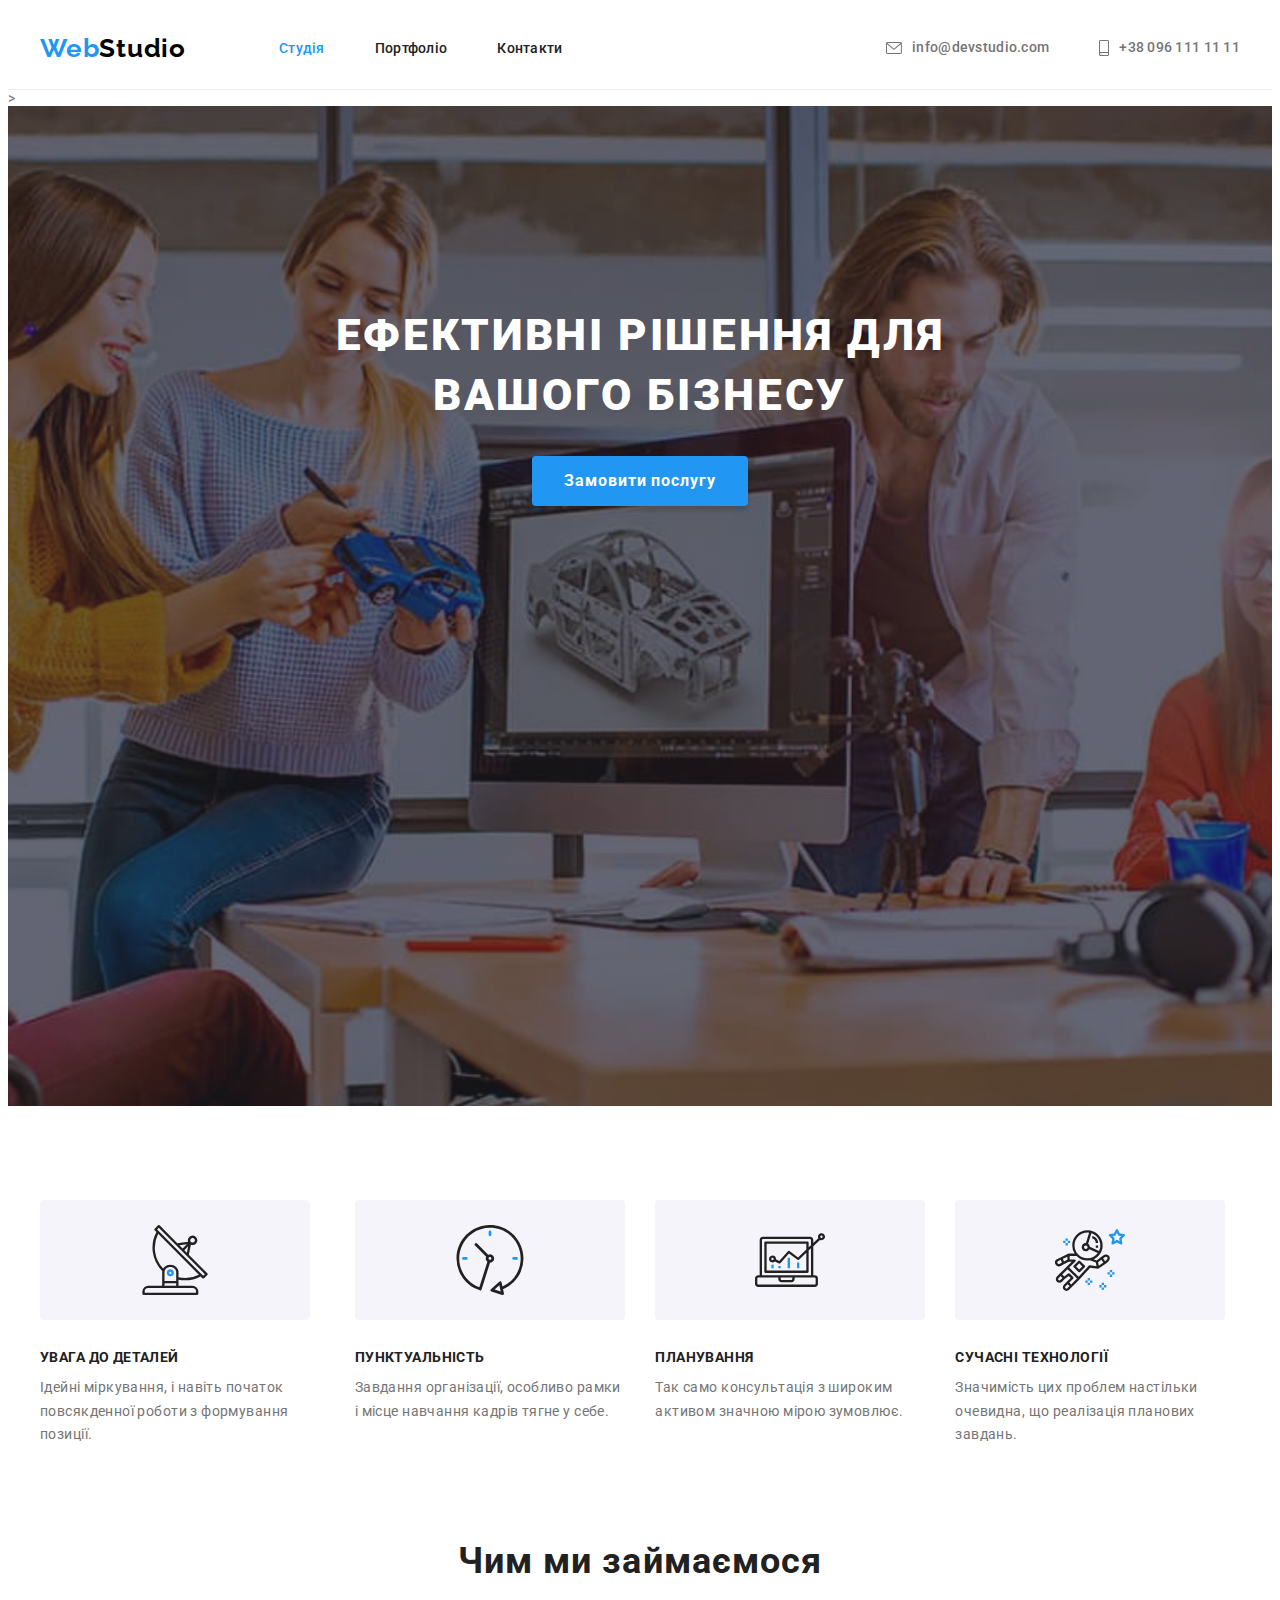
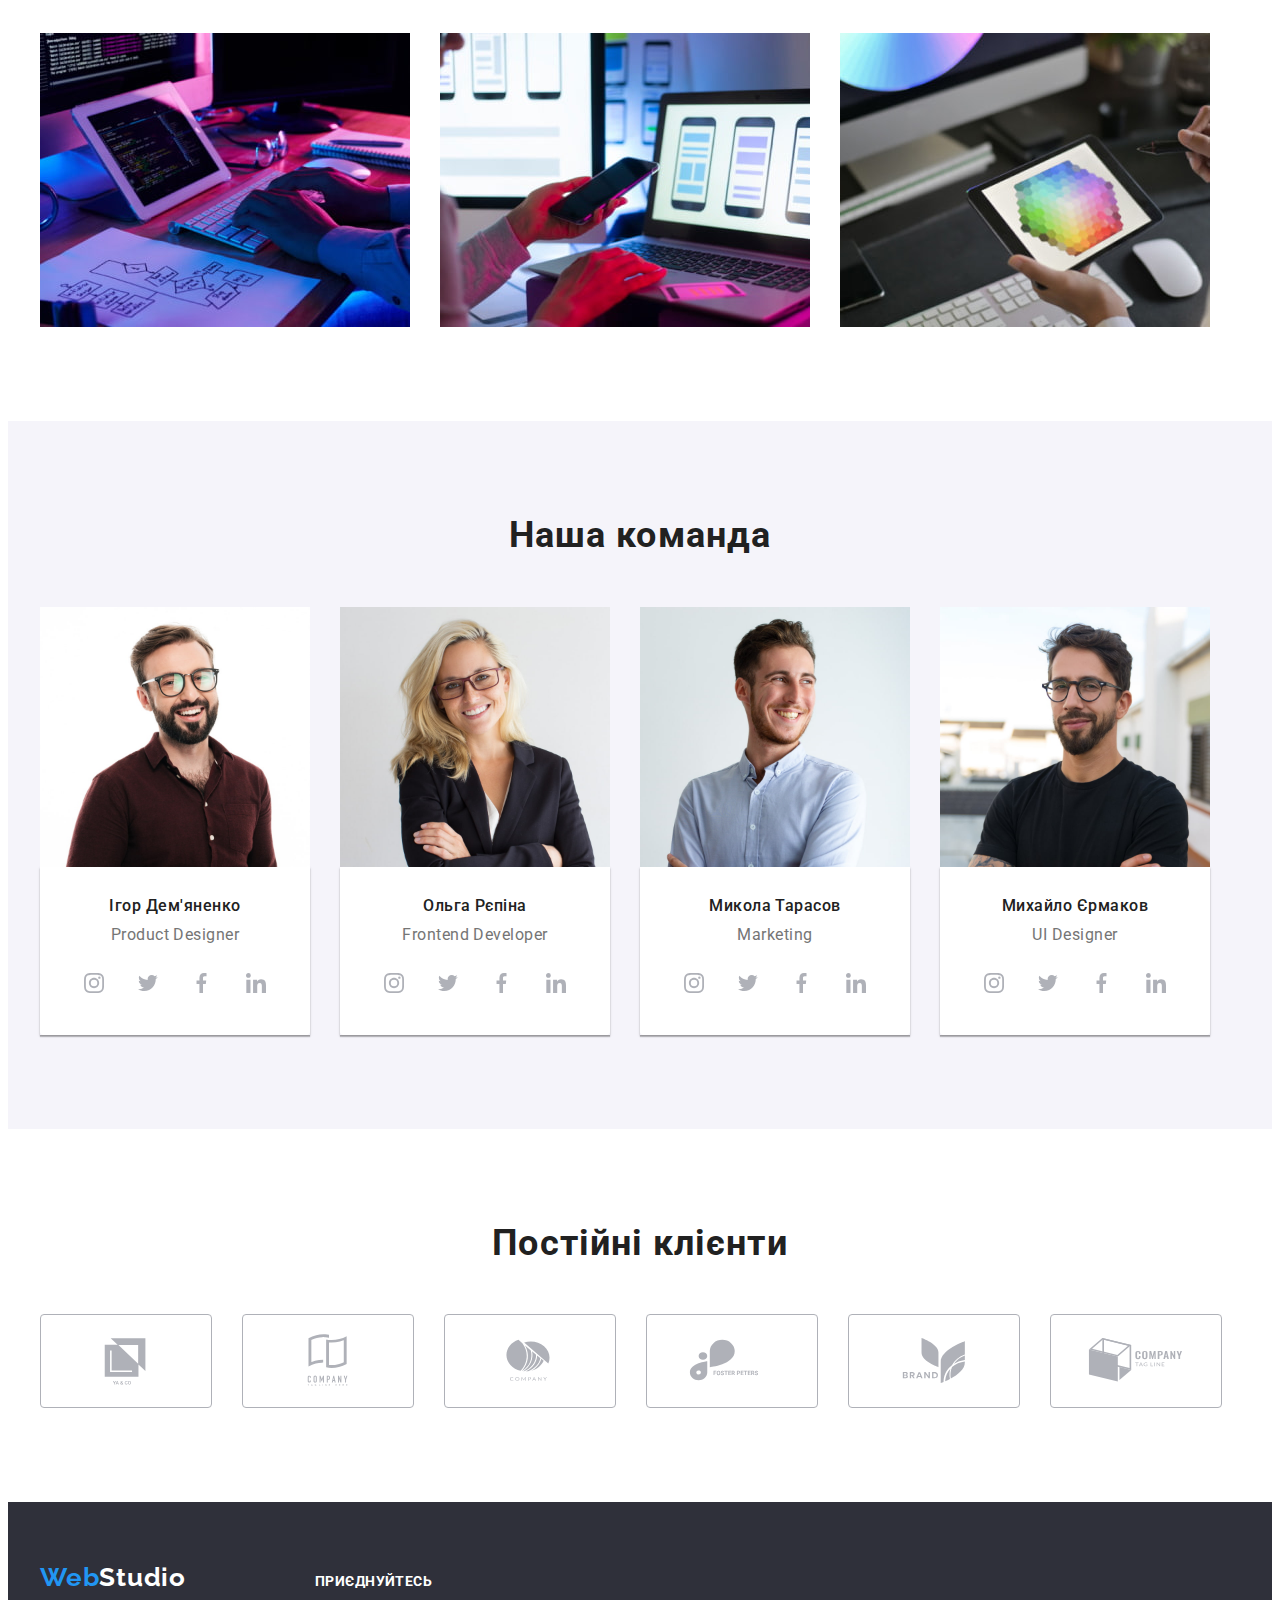
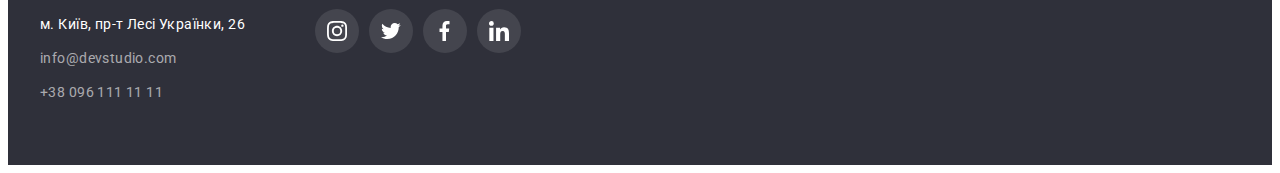
<file: index.html>
<!DOCTYPE html>
<html lang="uk">
  <head>
    <meta charset="UTF-8" />
    <meta http-equiv="X-UA-Compatible" content="IE=edge" />
    <meta name="viewport" content="width=device-width, initial-scale=1.0" />
    <title>Студія</title>
    <!-- Fonts -->
    <link rel="preconnect" href="https://fonts.googleapis.com" />
    <link rel="preconnect" href="https://fonts.gstatic.com" crossorigin />
    <link
      href="https://fonts.googleapis.com/css2?family=Raleway:wght@700&family=Roboto:wght@400;500;700;900&display=swap"
      rel="stylesheet"
    />
    <!-- Modern-Normalize -->
    <link
      rel="stylesheet"
      href="https://cdnjs.cloudflare.com/ajax/libs/modern-normalize/1.1.0/modern-normalize.min.css"
      integrity="sha512-wpPYUAdjBVSE4KJnH1VR1HeZfpl1ub8YT/NKx4PuQ5NmX2tKuGu6U/JRp5y+Y8XG2tV+wKQpNHVUX03MfMFn9Q=="
      crossorigin="anonymous"
      referrerpolicy="no-referrer"
    />
    <!-- CSS -->
    <link rel="stylesheet" href="./css/styles.css" />
  </head>

  <body>
    <!--"Шапка" сайту -->
    <header class="header">
      <!-- Головна навігація сайту -->
      <div class="container head-flex">
        <a class="link logo head-logo" href="/index.html" lang="en">Web<span class="header-logo">Studio</span> </a>
        <nav class="header-nav">
          <ul class="header-nav-list list">
            <li class="header-nav-item">
              <a class="header-nav-link link current" href="./index.html"> Студія </a>
            </li>
            <li class="header-nav-item">
              <a class="header-nav-link link" href="./portfolio.html"> Портфоліо </a>
            </li>
            <li class="header-nav-item">
              <a class="header-nav-link link" href="">Контакти</a>
            </li>
          </ul>
        </nav>
        <ul class="header-contacts-list list">
          <li class="header-contacts-item">
            <a class="header-contacts-link link" href="href=mailto:info@devstudio.com">
              <svg class="mail-icon" width="16" height="12">
                <use href="./images/icons.svg#icon-mail"></use>
              </svg>
              info@devstudio.com
            </a>
          </li>
          <li class="header-contacts-item">
            <a class="header-contacts-link link" href="tel:+380961111111">
              <svg class="phone-icon" width="10" height="16">
                <use href="./images/icons.svg#icon-smartphone"></use>
              </svg>
              +38 096 111 11 11
            </a>
          </li>
        </ul>
      </div>
    </header>
    <!-- Основна частина сайту -->
    <main>
      <!-- Секція "Герой" -->>
      <section class="hero overlay">
        <div class="container hero-container">
          <h1 class="hero-tittle">Ефективні рішення для вашого бізнесу</h1>
          <button class="hero-button" type="button">Замовити послугу</button>
        </div>
      </section>
      <!-- Розділ про філософію компанії -->
      <section class="features section">
        <div class="container">
          <h2 class="visually-hidden">Наша філософія</h2>
          <ul class="features-list list">
            <li class="features-item">
              <div class="thumb">
                <svg class="antenna-logo" width="70" height="70">
                  <use href="./images/icons.svg#icon-antenna"></use>
                </svg>
              </div>
              <h3 class="features-tittle">УВАГА ДО ДЕТАЛЕЙ</h3>
              <p class="features-text">Ідейні міркування, і навіть початок повсякденної роботи з формування позиції.</p>
            </li>
            <li class="features-item">
              <div class="thumb">
                <svg class="clock-logo" width="70" height="70">
                  <use href="./images/icons.svg#icon-clock"></use>
                </svg>
              </div>
              <h3 class="features-tittle">ПУНКТУАЛЬНІСТЬ</h3>
              <p class="features-text">Завдання організації, особливо рамки і місце навчання кадрів тягне у себе.</p>
            </li>
            <li class="features-item">
              <div class="thumb">
                <svg class="diagram-logo" width="70" height="70">
                  <use href="./images/icons.svg#icon-diagram"></use>
                </svg>
              </div>
              <h3 class="features-tittle">ПЛАНУВАННЯ</h3>
              <p class="features-text">Так само консультація з широким активом значною мірою зумовлює.</p>
            </li>
            <li class="features-item">
              <div class="thumb">
                <svg class="astronaut-logo" width="70" height="70">
                  <use href="./images/icons.svg#icon-astronaut"></use>
                </svg>
              </div>
              <h3 class="features-tittle">СУЧАСНІ ТЕХНОЛОГІЇ</h3>
              <p class="features-text">Значимість цих проблем настільки очевидна, що реалізація планових завдань.</p>
            </li>
          </ul>
        </div>
      </section>
      <!-- Секція "Чим ми займаємось" -->
      <section class="occupation section">
        <div class="container">
          <h2 class="occupation-tittle">Чим ми займаємося</h2>
          <ul class="occupation-list list">
            <li class="occupation-item">
              <img src="./images/occupation/planing.jpg" alt="Планування проекту" width="370" />
            </li>
            <li class="occupation-item">
              <img src="./images/occupation/crossplatform.jpg" alt="Кросплатформена розробка" width="370" />
            </li>
            <li class="occupation-item">
              <img src="./images/occupation/colorpicker.jpg" alt="Вибір кольору" width="370" />
            </li>
          </ul>
        </div>
      </section>
      <!-- Секція "Наша Команда" -->
      <section class="team section">
        <div class="container">
          <h2 class="team-tittle">Наша команда</h2>
          <ul class="team-list list">
            <li class="team-item">
              <img class="team-img" src="./images/team/igor.jpg" alt="Product Designer" width="270" lang="en" />
              <div class="team-card">
                <h3 class="team-subtittle">Ігор Дем'яненко</h3>
                <p class="team-text" lang="en">Product Designer</p>
                <ul class="social-list list">
                  <li class="social-item">
                    <a class="social-link" href="">
                      <svg class="social-icon" width="20" height="20">
                        <use href="./images/icons.svg#icon-instagram"></use>
                      </svg>
                    </a>
                  </li>
                  <li class="social-item">
                    <a class="social-link" href="">
                      <svg class="social-icon" width="20" height="20">
                        <use href="./images/icons.svg#icon-twitter"></use>
                      </svg>
                    </a>
                  </li>
                  <li class="social-item">
                    <a class="social-link" href="">
                      <svg class="social-icon" width="20" height="20">
                        <use href="./images/icons.svg#icon-facebook"></use>
                      </svg>
                    </a>
                  </li>
                  <li class="social-item">
                    <a class="social-link" href="">
                      <svg class="social-icon" width="20" height="20">
                        <use href="./images/icons.svg#icon-linkedin"></use>
                      </svg>
                    </a>
                  </li>
                </ul>
              </div>
            </li>
            <li class="team-item">
              <img class="team-img" src="./images/team/olga.jpg" alt="Frontend Developer" width="270" lang="en" />
              <div class="team-card">
                <h3 class="team-subtittle">Ольга Рєпіна</h3>
                <p class="team-text" lang="en">Frontend Developer</p>
                <ul class="social-list list">
                  <li class="social-item">
                    <a class="social-link" href="">
                      <svg class="social-icon" width="20" height="20">
                        <use href="./images/icons.svg#icon-instagram"></use>
                      </svg>
                    </a>
                  </li>
                  <li class="social-item">
                    <a class="social-link" href="">
                      <svg class="social-icon" width="20" height="20">
                        <use href="./images/icons.svg#icon-twitter"></use>
                      </svg>
                    </a>
                  </li>
                  <li class="social-item">
                    <a class="social-link" href="">
                      <svg class="social-icon" width="20" height="20">
                        <use href="./images/icons.svg#icon-facebook"></use>
                      </svg>
                    </a>
                  </li>
                  <li class="social-item">
                    <a class="social-link" href="">
                      <svg class="social-icon" width="20" height="20">
                        <use href="./images/icons.svg#icon-linkedin"></use>
                      </svg>
                    </a>
                  </li>
                </ul>
              </div>
            </li>
            <li class="team-item">
              <img class="team-img" src="./images/team/mykola.jpg" alt="Marketing" width="270" lang="en" />
              <div class="team-card">
                <h3 class="team-subtittle">Микола Тарасов</h3>
                <p class="team-text" lang="en">Marketing</p>
                <ul class="social-list list">
                  <li class="social-item">
                    <a class="social-link" href="">
                      <svg class="social-icon" width="20" height="20">
                        <use href="./images/icons.svg#icon-instagram"></use>
                      </svg>
                    </a>
                  </li>
                  <li class="social-item">
                    <a class="social-link" href="">
                      <svg class="social-icon" width="20" height="20">
                        <use href="./images/icons.svg#icon-twitter"></use>
                      </svg>
                    </a>
                  </li>
                  <li class="social-item">
                    <a class="social-link" href="">
                      <svg class="social-icon" width="20" height="20">
                        <use href="./images/icons.svg#icon-facebook"></use>
                      </svg>
                    </a>
                  </li>
                  <li class="social-item">
                    <a class="social-link" href="">
                      <svg class="social-icon" width="20" height="20">
                        <use href="./images/icons.svg#icon-linkedin"></use>
                      </svg>
                    </a>
                  </li>
                </ul>
              </div>
            </li>
            <li class="team-item">
              <img class="team-img" src="./images/team/mykhailo.jpg" alt="UI Designer" width="270" lang="en" />
              <div class="team-card">
                <h3 class="team-subtittle">Михайло Єрмаков</h3>
                <p class="team-text" lang="en">UI Designer</p>
                <ul class="social-list list">
                  <li class="social-item">
                    <a class="social-link" href="">
                      <svg class="social-icon" width="20" height="20">
                        <use href="./images/icons.svg#icon-instagram"></use>
                      </svg>
                    </a>
                  </li>
                  <li class="social-item">
                    <a class="social-link" href="">
                      <svg class="social-icon" width="20" height="20">
                        <use href="./images/icons.svg#icon-twitter"></use>
                      </svg>
                    </a>
                  </li>
                  <li class="social-item">
                    <a class="social-link" href="">
                      <svg class="social-icon" width="20" height="20">
                        <use href="./images/icons.svg#icon-facebook"></use>
                      </svg>
                    </a>
                  </li>
                  <li class="social-item">
                    <a class="social-link" href="">
                      <svg class="social-icon" width="20" height="20">
                        <use href="./images/icons.svg#icon-linkedin"></use>
                      </svg>
                    </a>
                  </li>
                </ul>
              </div>
            </li>
          </ul>
        </div>
      </section>
      <section class="clients section">
        <div class="container">
          <h2 class="clients-tittle">Постійні клієнти</h2>
          <ul class="clients-list list">
            <li class="clients-item">
              <a class="clients-link" href="">
                <svg class="clients-icon" width="106" height="60">
                  <use href="./images/icons.svg#icon-logo1"></use>
                </svg>
              </a>
            </li>
            <li class="clients-item">
              <a class="clients-link" href="">
                <svg class="clients-icon" width="106" height="60">
                  <use href="./images/icons.svg#icon-logo2"></use>
                </svg>
              </a>
            </li>
            <li class="clients-item">
              <a class="clients-link" href="">
                <svg class="clients-icon" width="106" height="60">
                  <use href="./images/icons.svg#icon-logo3"></use>
                </svg>
              </a>
            </li>
            <li class="clients-item">
              <a class="clients-link" href="">
                <svg class="clients-icon" width="106" height="60">
                  <use href="./images/icons.svg#icon-logo4"></use>
                </svg>
              </a>
            </li>
            <li class="clients-item">
              <a class="clients-link" href="">
                <svg class="clients-icon" width="106" height="60">
                  <use href="./images/icons.svg#icon-logo5"></use>
                </svg>
              </a>
            </li>
            <li class="clients-item">
              <a class="clients-link" href="">
                <svg class="clients-icon" width="106" height="60">
                  <use href="./images/icons.svg#icon-logo6"></use>
                </svg>
              </a>
            </li>
          </ul>
        </div>
      </section>
    </main>
    <!-- "Підвал" сайту -->
    <footer class="footer">
      <div class="container footer-flex">
        <div class="footer-address-logo">
          <a class="link logo foot-logo" href="./index.html" lang="en">Web<span class="footer-logo">Studio</span> </a>
          <!-- Секція з адресою -->
          <address class="footer-address">
            <ul class="footer-address-list list">
              <li class="footer-address-item">
                <a
                  class="footer-address-link footer-direction link"
                  href="https://goo.gl/maps/Eg2fYqvXCbxh66jt8"
                  target="_blank"
                  rel="noreferrer noopener"
                >
                  м. Київ, пр-т Лесі Українки, 26
                </a>
              </li>
              <li class="footer-address-item">
                <a class="footer-address-link link" href="mailto:info@devstudio.com"> info@devstudio.com </a>
              </li>
              <li class="footer-address-item">
                <a class="footer-address-link link" href="tel:+380961111111"> +38 096 111 11 11 </a>
              </li>
            </ul>
          </address>
        </div>
        <div class="footer-social">
          <p class="footer-h3">Приєднуйтесь</p>
          <ul class="footer-social-list list">
            <li class="footer-social-item">
              <a class="footer-social-link" href="">
                <svg class="footer-social-icon" width="20" height="20">
                  <use href="./images/icons.svg#icon-instagram"></use>
                </svg>
              </a>
            </li>
            <li class="footer-social-item">
              <a class="footer-social-link" href="">
                <svg class="footer-social-icon" width="20" height="20">
                  <use href="./images/icons.svg#icon-twitter"></use>
                </svg>
              </a>
            </li>
            <li class="footer-social-item">
              <a class="footer-social-link" href="">
                <svg class="footer-social-icon" width="20" height="20">
                  <use href="./images/icons.svg#icon-facebook"></use>
                </svg>
              </a>
            </li>
            <li class="footer-social-item">
              <a class="footer-social-link" href="">
                <svg class="footer-social-icon" width="20" height="20">
                  <use href="./images/icons.svg#icon-linkedin"></use>
                </svg>
              </a>
            </li>
          </ul>
        </div>
      </div>
    </footer>
  </body>
</html>
</file>
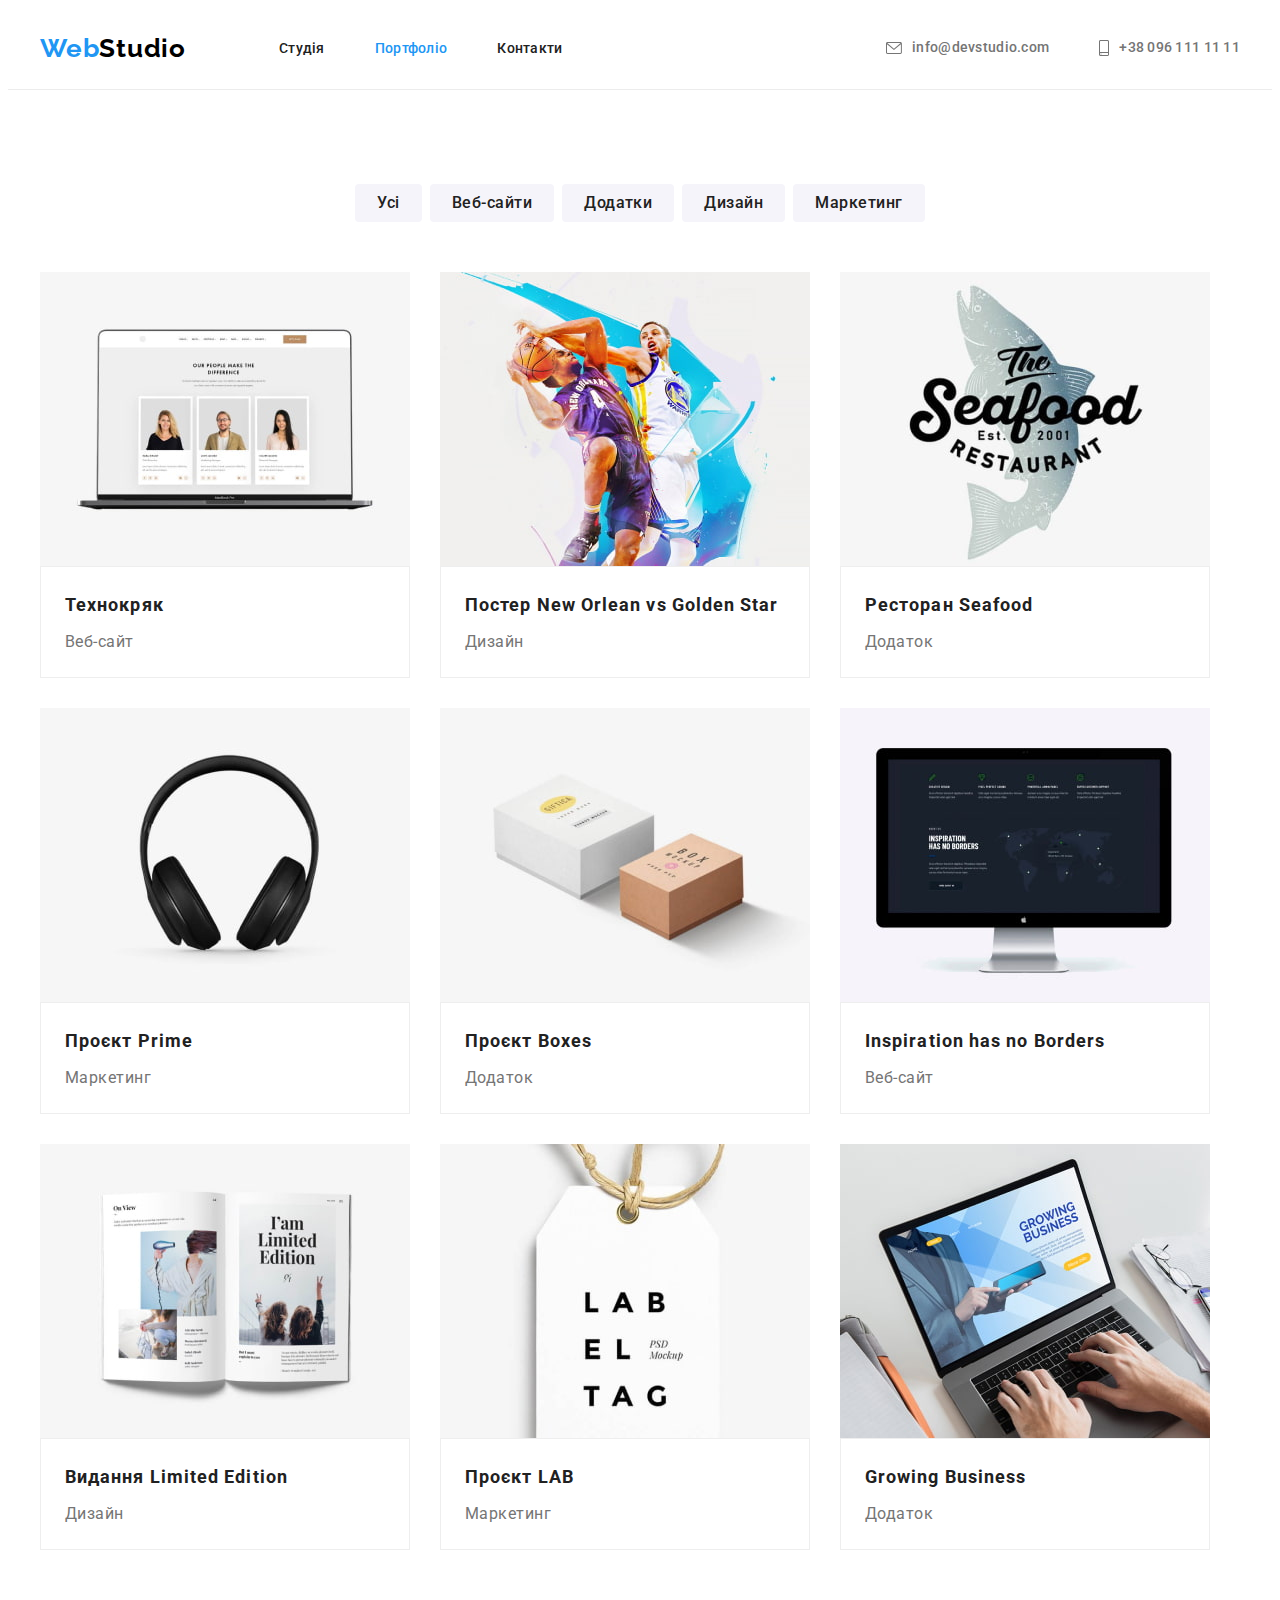
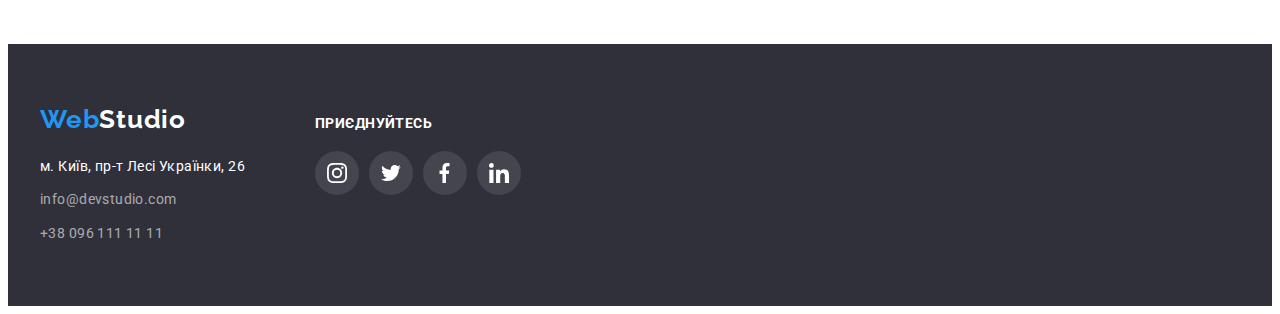
<file: portfolio.html>
<!DOCTYPE html>
<html lang="uk">
  <head>
    <meta charset="UTF-8" />
    <meta http-equiv="X-UA-Compatible" content="IE=edge" />
    <meta name="viewport" content="width=device-width, initial-scale=1.0" />
    <title>Портфоліо</title>
    <!-- Fonts -->
    <link rel="preconnect" href="https://fonts.googleapis.com" />
    <link rel="preconnect" href="https://fonts.gstatic.com" crossorigin />
    <link
      href="https://fonts.googleapis.com/css2?family=Raleway:wght@700&family=Roboto:wght@400;500;700;900&display=swap"
      rel="stylesheet"
    />
    <!-- Modern-Normalize -->
    <link
      rel="stylesheet"
      href="https://cdnjs.cloudflare.com/ajax/libs/modern-normalize/1.1.0/modern-normalize.min.css"
      integrity="sha512-wpPYUAdjBVSE4KJnH1VR1HeZfpl1ub8YT/NKx4PuQ5NmX2tKuGu6U/JRp5y+Y8XG2tV+wKQpNHVUX03MfMFn9Q=="
      crossorigin="anonymous"
      referrerpolicy="no-referrer"
    />
    <!-- CSS -->
    <link rel="stylesheet" href="./css/styles.css" />
  </head>

  <body>
    <!--"Шапка" сайту -->
    <header class="header">
      <!-- Головна навігація сайту -->
      <div class="container head-flex">
        <a class="link logo head-logo" href="/index.html" lang="en">Web<span class="header-logo">Studio</span> </a>
        <nav class="header-nav">
          <ul class="header-nav-list list">
            <li class="header-nav-item">
              <a class="header-nav-link link" href="./index.html"> Студія </a>
            </li>
            <li class="header-nav-item">
              <a class="header-nav-link link current" href="./portfolio.html"> Портфоліо </a>
            </li>
            <li class="header-nav-item">
              <a class="header-nav-link link" href="">Контакти</a>
            </li>
          </ul>
        </nav>
        <ul class="header-contacts-list list">
          <li class="header-contacts-item">
            <a class="header-contacts-link link" href="href=mailto:info@devstudio.com">
              <svg class="mail-icon" width="16" height="12">
                <use href="./images/icons.svg#icon-mail"></use>
              </svg>
              info@devstudio.com
            </a>
          </li>
          <li class="header-contacts-item">
            <a class="header-contacts-link link" href="tel:+380961111111">
              <svg class="phone-icon" width="10" height="16">
                <use href="./images/icons.svg#icon-smartphone"></use>
              </svg>
              +38 096 111 11 11
            </a>
          </li>
        </ul>
      </div>
    </header>
    <!-- Основна частина сайту -->
    <main>
      <section class="gallery section">
        <div class="container">
          <h1 class="visually-hidden">Галерея</h1>
          <ul class="gallery-filter-list list">
            <li class="gallery-filter-item">
              <button class="gallery-filter-button" type="button">Усі</button>
            </li>
            <li class="gallery-filter-item">
              <button class="gallery-filter-button" type="button">Веб-сайти</button>
            </li>
            <li class="gallery-filter-item">
              <button class="gallery-filter-button" type="button">Додатки</button>
            </li>
            <li class="gallery-filter-item">
              <button class="gallery-filter-button" type="button">Дизайн</button>
            </li>
            <li class="gallery-filter-item">
              <button class="gallery-filter-button" type="button">Маркетинг</button>
            </li>
          </ul>

          <ul class="gallery-list list">
            <li class="gallery-item">
              <a class="gallery-link link" href="">
                <img src="./images/gallery/technokryak.jpg" alt="" />
                <div class="gallery-card">
                  <h2 class="gallery-subtittle">Технокряк</h2>
                  <p class="gallery-text">Веб-сайт</p>
                </div>
              </a>
            </li>
            <li class="gallery-item">
              <a class="gallery-link link" href="">
                <img src="./images/gallery/poster.jpg" alt="" />
                <div class="gallery-card">
                  <h2 class="gallery-subtittle">Постер New Orlean vs Golden Star</h2>
                  <p class="gallery-text">Дизайн</p>
                </div>
              </a>
            </li>
            <li class="gallery-item">
              <a class="gallery-link link" href="">
                <img src="./images/gallery/seafood.jpg" alt="" />
                <div class="gallery-card">
                  <h2 class="gallery-subtittle">Ресторан Seafood</h2>
                  <p class="gallery-text">Додаток</p>
                </div>
              </a>
            </li>
            <li class="gallery-item">
              <a class="gallery-link link" href="">
                <img src="./images/gallery/prime.jpg" alt="" />
                <div class="gallery-card">
                  <h2 class="gallery-subtittle">Проєкт Prime</h2>
                  <p class="gallery-text">Маркетинг</p>
                </div>
              </a>
            </li>
            <li class="gallery-item">
              <a class="gallery-link link" href="">
                <img src="./images/gallery/boxes.jpg" alt="" />
                <div class="gallery-card">
                  <h2 class="gallery-subtittle">Проєкт Boxes</h2>
                  <p class="gallery-text">Додаток</p>
                </div>
              </a>
            </li>
            <li class="gallery-item">
              <a class="gallery-link link" href="">
                <img src="./images/gallery/noborders.jpg" alt="" />
                <div class="gallery-card">
                  <h2 class="gallery-subtittle">Inspiration has no Borders</h2>
                  <p class="gallery-text">Веб-сайт</p>
                </div>
              </a>
            </li>
            <li class="gallery-item">
              <a class="gallery-link link" href="">
                <img src="./images/gallery/limited.jpg" alt="" />
                <div class="gallery-card">
                  <h2 class="gallery-subtittle">Видання Limited Edition</h2>
                  <p class="gallery-text">Дизайн</p>
                </div>
              </a>
            </li>
            <li class="gallery-item">
              <a class="gallery-link link" href="">
                <img src="./images/gallery/lab.jpg" alt="" />
                <div class="gallery-card">
                  <h2 class="gallery-subtittle">Проєкт LAB</h2>
                  <p class="gallery-text">Маркетинг</p>
                </div>
              </a>
            </li>
            <li class="gallery-item">
              <a class="gallery-link link" href="">
                <img src="./images/gallery/business.jpg" alt="" />
                <div class="gallery-card">
                  <h2 class="gallery-subtittle">Growing Business</h2>
                  <p class="gallery-text">Додаток</p>
                </div>
              </a>
            </li>
          </ul>
        </div>
      </section>
    </main>
    <!-- "Підвал" сайту -->
    <footer class="footer">
      <div class="container footer-flex">
        <div class="footer-address-logo">
          <a class="link logo foot-logo" href="./index.html" lang="en">Web<span class="footer-logo">Studio</span> </a>
          <!-- Секція з адресою -->
          <address class="footer-address">
            <ul class="footer-address-list list">
              <li class="footer-address-item">
                <a
                  class="footer-address-link footer-direction link"
                  href="https://goo.gl/maps/Eg2fYqvXCbxh66jt8"
                  target="_blank"
                  rel="noreferrer noopener"
                >
                  м. Київ, пр-т Лесі Українки, 26
                </a>
              </li>
              <li class="footer-address-item">
                <a class="footer-address-link link" href="mailto:info@devstudio.com"> info@devstudio.com </a>
              </li>
              <li class="footer-address-item">
                <a class="footer-address-link link" href="tel:+380961111111"> +38 096 111 11 11 </a>
              </li>
            </ul>
          </address>
        </div>
        <div class="footer-social">
          <p class="footer-h3">Приєднуйтесь</p>
                <ul class="footer-social-list list">
                  <li class="footer-social-item">
                    <a class="footer-social-link" href="">
                      <svg class="footer-social-icon" width="20" height="20">
                        <use href="./images/icons.svg#icon-instagram"></use>
                      </svg>
                    </a>
                  </li>
                  <li class="footer-social-item">
                    <a class="footer-social-link" href="">
                      <svg class="footer-social-icon" width="20" height="20">
                        <use href="./images/icons.svg#icon-twitter"></use>
                      </svg>
                    </a>
                  </li>
                  <li class="footer-social-item">
                    <a class="footer-social-link" href="">
                      <svg class="footer-social-icon" width="20" height="20">
                        <use href="./images/icons.svg#icon-facebook"></use>
                      </svg>
                    </a>
                  </li>
                  <li class="footer-social-item">
                    <a class="footer-social-link" href="">
                      <svg class="footer-social-icon" width="20" height="20">
                        <use href="./images/icons.svg#icon-linkedin"></use>
                      </svg>
                    </a>
                  </li>
                </ul>
              </div>
            </li>
          </ul>
        </div>
      </div>
    </footer>
  </body>
</html>
</file>
<file: css/styles.css>
:root {
  /* Colors */
  --accent-color: #2196f3;
  --main-color: #757575;
  --second-color: #212121;
  --white: #ffffff;
  --black: #000000;
  --icon-color: #afb1b8;
  /* Fonts */
  --main-font: Roboto, sans-serif;
  --sec-font: Raleway, sans-serif;
}

body {
  color: var(--main-color);
  font-family: var(--main-font);
  font-size: 14px;
}

/* Resets */
p,
h1,
h2,
h3,
h4,
h5,
h6 {
  margin: 0;
}
ul,
ol {
  margin: 0;
  padding-left: 0;
}
button {
  cursor: pointer;
  border: 0px;
}
address {
  font-style: normal;
}
img {
  display: block;
  max-width: 100%;
  height: auto;
}
/* General classes */
.container {
  width: 1200px;
  padding-left: 15px;
  padding-right: 15px;
  margin: 0 auto;
  /* outline: red solid 1px; */
}

/* System classes  */
.section {
  padding-top: 94px;
  padding-bottom: 94px;
}
.link {
  text-decoration: none;
}

.link:hover,
.link:focus {
  color: var(--accent-color);
}

.list {
  list-style: none;
}

.visually-hidden {
  position: absolute;
  white-space: nowrap;
  width: 1px;
  height: 1px;
  overflow: hidden;
  border: 0;
  padding: 0;
  clip: rect(0 0 0 0);
  clip-path: inset(50%);
  margin: -1px;
}
/* Header */
.header {
  border-bottom: 1px solid #ececec;
}
.head-logo {
  margin-right: 93px;
  padding: 25px 0;
}
.logo {
  color: var(--accent-color);

  font-family: var(--sec-font);
  font-weight: 700;
  font-size: 26px;
  line-height: 1.19;
  letter-spacing: 0.03em;
}

.header-logo {
  color: var(--black);
}

.header-nav-link.current {
  color: var(--accent-color);
}

.head-flex {
  display: flex;
  align-items: center;
}
.header-nav-list {
  display: flex;
}

.header-nav-link {
  color: var(--second-color);
  padding: 32px 0;

  font-weight: 500;
  font-size: 14px;
  line-height: 1.14;
  letter-spacing: 0.02em;
}
.header-nav-item {
  margin-right: 50px;
}
.header-nav-item:last-child {
  margin-right: 0;
}
.header-contacts-list {
  display: flex;
  margin-left: auto;
}
.header-contacts-item {
  margin-right: 50px;
}
.header-contacts-item:last-child {
  margin-right: 0;
}
.header-contacts-link {
  display: flex;
  align-items: center;
  color: currentColor;
  font-weight: 500;
  font-size: 14px;
  line-height: 1.14;
  letter-spacing: 0.02em;
}
.mail-icon {
  margin-right: 10px;
  fill: currentColor;
}
.phone-icon {
  margin-right: 10px;
  fill: currentColor;
}
/* Main */

/* Hero section */
.overlay {
  max-width: 1600px;
  height: 600px;
  margin: 0 auto;
  background-color: #c4c4c4;
  background-image: linear-gradient(rgba(47, 48, 58, 0.4), rgba(47, 48, 58, 0.4)),
    url(../images/backgrounds/hero-back.jpg);
  background-repeat: no-repeat;
  background-position: center;
  background-size: cover;
}
.hero {
  text-align: center;
  padding-top: 200px;
  padding-bottom: 200px;
}
/* .hero-container {
  display: flex;
  align-items: center;
  flex-direction: column;
} */
.hero-tittle {
  color: var(--white);

  font-weight: 900;
  font-size: 44px;
  line-height: 1.36;
  text-align: center;
  letter-spacing: 0.06em;
  text-transform: uppercase;

  width: 696px;
  margin: 0 auto;
  margin-bottom: 30px;
}

.hero-button {
  color: var(--white);
  background-color: var(--accent-color);
  box-shadow: 0px 4px 4px rgba(0, 0, 0, 0.15);

  font-family: inherit;
  font-weight: 700;
  font-size: 16px;
  line-height: 1.88;
  letter-spacing: 0.06em;

  padding: 10px 32px;
  border-radius: 4px;
}

.hero-button:hover,
.hero-button:focus {
  background-color: #188ce8;
}

/* Features section */
.thumb {
  display: flex;
  align-items: center;
  justify-content: center;
  width: 270px;
  height: 120px;
  background-color: #f5f4fa;
  border-radius: 4px;
  margin-bottom: 30px;
}
.features-list {
  display: flex;
}
.features-item {
  margin-right: 30px;
}
.features-item:last-child {
  margin-right: 0;
}
.features-tittle {
  color: var(--second-color);
  font-size: 14px;
  line-height: 1.14;
  text-transform: uppercase;
  letter-spacing: 0.03em;

  margin-bottom: 10px;
}

.features-text {
  line-height: 1.7;
  letter-spacing: 0.03em;
}

/* Occupation section */
.occupation {
  padding-top: 0;
}
.occupation-tittle {
  color: var(--second-color);
  font-size: 36px;
  line-height: 1.16;
  text-align: center;
  letter-spacing: 0.03em;

  margin-bottom: 50px;
}

.occupation-list {
  display: flex;
  align-items: center;
}
.occupation-item {
  margin-right: 30px;
}
.occupation-item:last-child {
  margin-right: 0;
}

/* Team section */
.team {
  background-color: #f5f4fa;
}
.team-tittle {
  color: var(--second-color);
  font-size: 36px;
  line-height: 1.16;
  text-align: center;
  letter-spacing: 0.03em;

  margin-bottom: 50px;
}
.team-list {
  display: flex;
  align-items: center;
}
.team-item {
  background-color: var(--white);

  text-align: center;

  border-radius: 0px 0px 4px 4px;
  margin-right: 30px;
}
.team-item:last-child {
  margin-right: 0;
}
.team-subtittle {
  color: var(--second-color);
  font-weight: 500;
  font-size: 16px;
  line-height: 1.18;
  letter-spacing: 0.03em;

  margin-bottom: 10px;
}
.team-text {
  font-size: 16px;
  line-height: 1.18;
  letter-spacing: 0.03em;
  margin-bottom: 16px;
}
.team-card {
  padding-top: 30px;
  padding-bottom: 30px;
  box-shadow: 0px 1px 3px rgba(0, 0, 0, 0.12), 0px 1px 1px rgba(0, 0, 0, 0.14), 0px 2px 1px rgba(0, 0, 0, 0.2);
}
.social-list {
  display: flex;
  align-items: center;
  justify-content: center;
  gap: 10px;
}
.social-link {
  display: flex;
  align-items: center;
  justify-content: center;
  width: 44px;
  height: 44px;
  border-radius: 50%;
  color: var(--icon-color);
}
.social-icon {
  fill: currentColor;
}
.social-link:hover,
.social-link:focus {
  background-color: var(--accent-color);
  color: var(--white);
}
/* Clients section */
.clients-tittle {
  color: var(--second-color);
  font-size: 36px;
  line-height: 1.16;
  text-align: center;
  letter-spacing: 0.03em;
  margin-bottom: 50px;
}
.clients-list {
  display: flex;
  gap: 30px;
}
.clients-link {
  display: flex;
  justify-content: center;
  align-items: center;
  border: 1px solid currentColor;
  border-radius: 4px;
  width: 170px;
  height: 92px;
  color: var(--icon-color);
}
.clients-icon {
  fill: currentColor;
}
.clients-link:hover .clients-icon,
.clients-link:focus .clients-icon {
  fill: var(--accent-color);
}
.clients-link:hover,
.clients-link:focus {
  color: var(--accent-color);
}

/* Portfolio page */

/* Filter-buttons */
.gallery-filter-list {
  display: flex;
  margin-bottom: 50px;
  align-items: center;
  justify-content: center;
}
.gallery-filter-item {
  margin-right: 8px;
}
.gallery-filter-item:last-child {
  margin-right: 0;
}
.gallery-filter-button {
  background-color: #f5f4fa;
  color: var(--second-color);
  border-radius: 4px;
  padding: 6px 22px;

  font-family: inherit;
  font-weight: 500;
  font-size: 16px;
  line-height: 1.62;
  letter-spacing: 0.03em;
}

.gallery-filter-button:focus,
.gallery-filter-button:hover {
  background-color: var(--accent-color);
  color: var(--white);
  box-shadow: 0px 3px 1px rgba(0, 0, 0, 0.1), 0px 1px 2px rgba(0, 0, 0, 0.08), 0px 2px 2px rgba(0, 0, 0, 0.12);
}
.gallery-list {
  display: flex;
  flex-wrap: wrap;
}
.gallery-item {
  width: 370px;
  margin-right: 30px;
  margin-bottom: 30px;
}
.gallery-item:hover,
.gallery-item:focus {
  box-shadow: 0px 1px 1px rgba(0, 0, 0, 0.12), 0px 4px 4px rgba(0, 0, 0, 0.06), 1px 4px 6px rgba(0, 0, 0, 0.16);
}
.gallery-item:nth-child(3n) {
  margin-right: 0;
}
.gallery-item:nth-last-child(-n + 3) {
  margin-bottom: 0;
}
.gallery-card {
  padding: 20px 24px;
  border: 1px solid #eeeeee;
}
.gallery-subtittle {
  color: var(--second-color);
  font-size: 18px;
  line-height: 2;
  letter-spacing: 0.06em;
  margin-bottom: 4px;
}

.gallery-text {
  color: var(--main-color);
  font-size: 16px;
  line-height: 1.87;
  letter-spacing: 0.03em;
}

/* Footer */
.footer {
  background-color: #2f303a;
  padding-top: 60px;
  padding-bottom: 60px;
}
.foot-logo {
  display: inline-block;
  margin-bottom: 20px;
}
.footer-logo {
  color: var(--white);
}
.footer-address-item {
  margin-bottom: 10px;
}
.footer-address-item:last-child {
  margin-bottom: 0;
}

.footer-address-link {
  color: rgba(255, 255, 255, 0.6);
  line-height: 1.7;
  letter-spacing: 0.03em;
}

.footer-direction {
  color: var(--white);
}

.footer-flex {
  display: flex;
  align-items: baseline;
}
.footer-address-logo {
  margin-right: 70px;
}

.footer-h3 {
  font-weight: 700;
  font-size: 14px;
  line-height: 16px;
  letter-spacing: 0.03em;
  text-transform: uppercase;
  color: var(--white);
  margin-bottom: 20px;
}
.footer-social-list {
  display: flex;
  align-items: center;
  justify-content: center;
  gap: 10px;
}
.footer-social-link {
  display: flex;
  align-items: center;
  justify-content: center;
  width: 44px;
  height: 44px;
  background-color: rgba(255, 255, 255, 0.1);
  border-radius: 50%;
}
.footer-social-icon {
  fill: var(--white);
}
.footer-social-link:hover .social-icon,
.footer-social-link:focus .social-icon {
  fill: var(--white);
}
.footer-social-link:hover,
.footer-social-link:focus {
  background-color: var(--accent-color);
}
</file>
